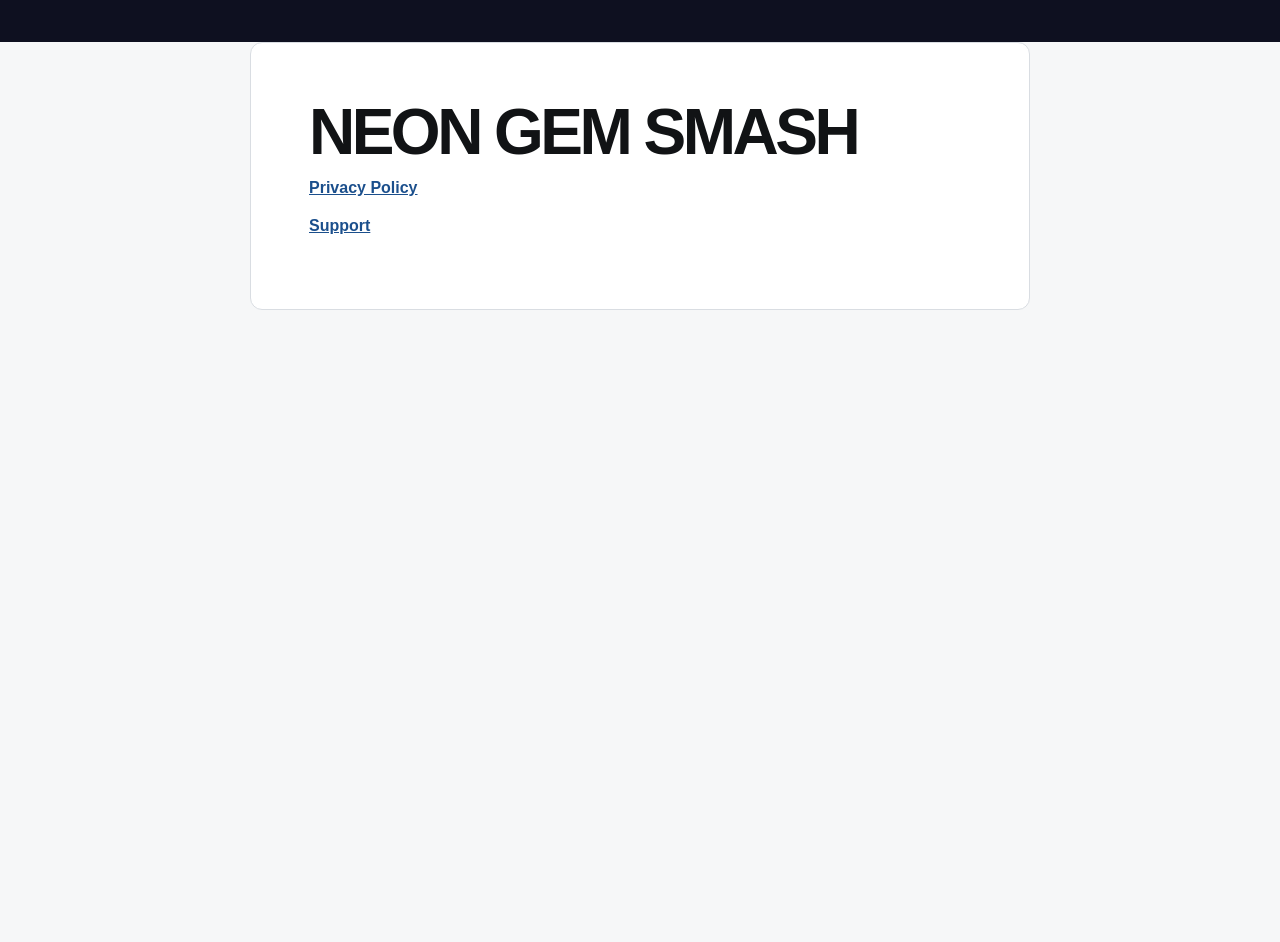
<file: index.html>
<!doctype html>
<html lang="en">
<head>
  <meta charset="utf-8">
  <meta name="viewport" content="width=device-width, initial-scale=1">
  <meta name="description" content="Official Privacy Policy and Support pages for Neon Gem Smash by Progmesion.">
  <title>Neon Gem Smash</title>
  <link rel="icon" href="favicon.svg" type="image/svg+xml">
  <link rel="stylesheet" href="styles.css?v=20261027">
</head>
<body class="official-page">
  <main class="site-shell policy-shell">
    <article class="document-card">
      <h1>NEON GEM SMASH</h1>
      <nav aria-label="Site pages">
        <p><a href="privacy.html">Privacy Policy</a></p>
        <p><a href="support.html">Support</a></p>
      </nav>
    </article>
  </main>
</body>
</html>
</file>
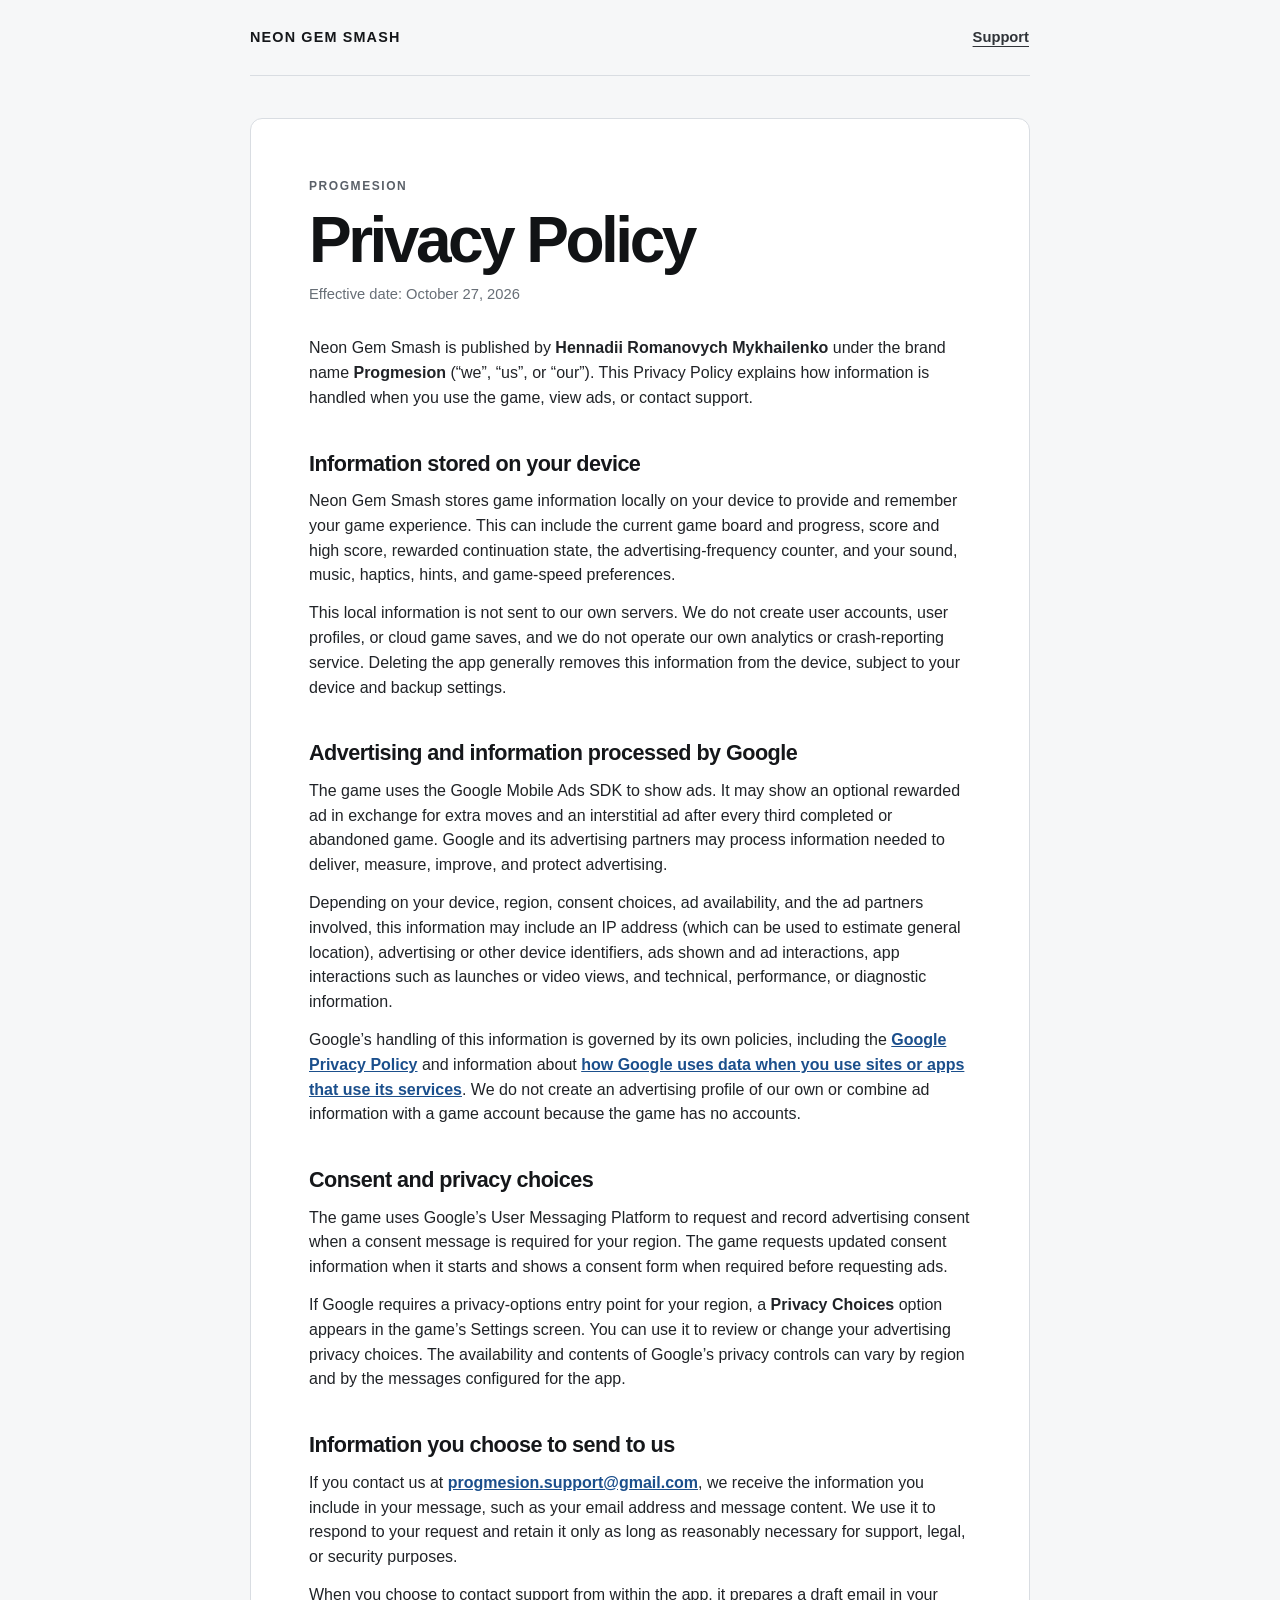
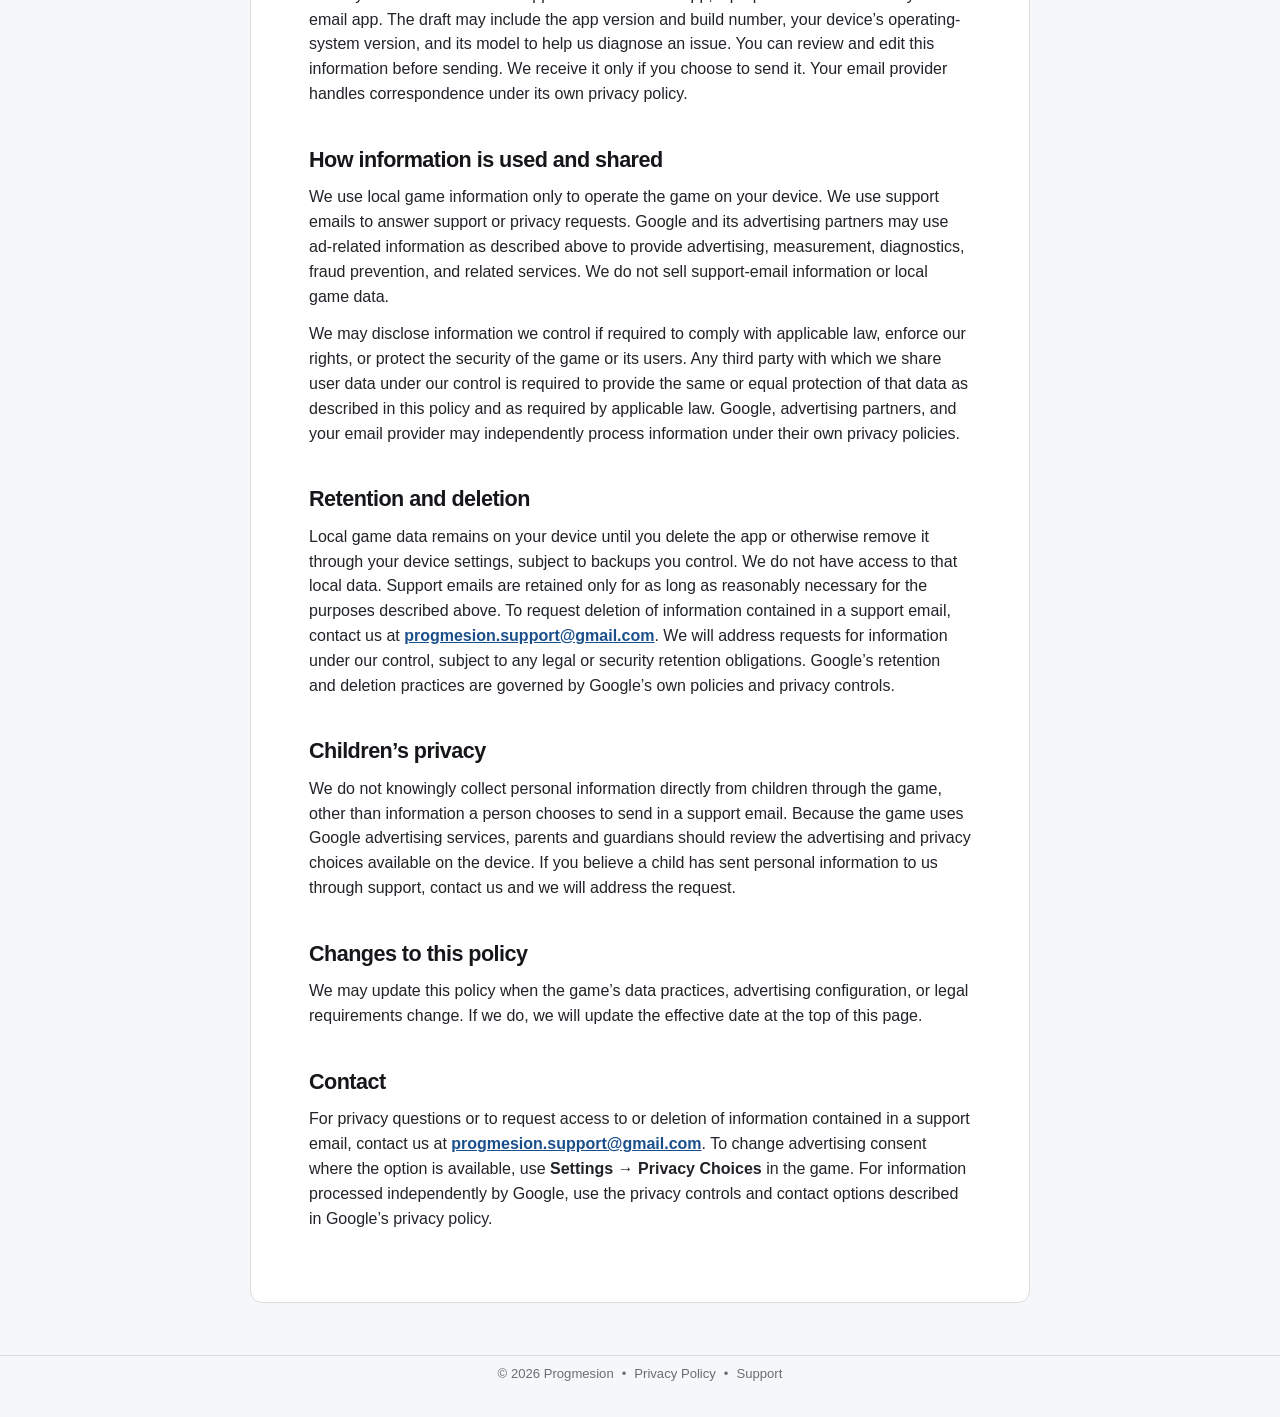
<file: privacy.html>
<!doctype html>
<html lang="en">
<head>
  <meta charset="utf-8">
  <meta name="viewport" content="width=device-width, initial-scale=1">
  <meta name="description" content="Privacy Policy for Neon Gem Smash by Progmesion.">
  <title>Privacy Policy — Neon Gem Smash</title>
  <link rel="icon" href="favicon.svg" type="image/svg+xml">
  <link rel="stylesheet" href="styles.css?v=20261027">
</head>
<body class="official-page privacy-page">
  <main class="site-shell policy-shell">
    <nav class="topbar" aria-label="Main navigation">
      <span class="brand">NEON GEM SMASH</span>
      <a class="nav-link" href="support.html">Support</a>
    </nav>

    <article class="document-card">
      <p class="eyebrow">PROGMESION</p>
      <h1>Privacy Policy</h1>
      <p class="document-meta">Effective date: October 27, 2026</p>
      <p>Neon Gem Smash is published by <strong>Hennadii Romanovych Mykhailenko</strong> under the brand name <strong>Progmesion</strong> (“we”, “us”, or “our”). This Privacy Policy explains how information is handled when you use the game, view ads, or contact support.</p>

      <section>
        <h2>Information stored on your device</h2>
        <p>Neon Gem Smash stores game information locally on your device to provide and remember your game experience. This can include the current game board and progress, score and high score, rewarded continuation state, the advertising-frequency counter, and your sound, music, haptics, hints, and game-speed preferences.</p>
        <p>This local information is not sent to our own servers. We do not create user accounts, user profiles, or cloud game saves, and we do not operate our own analytics or crash-reporting service. Deleting the app generally removes this information from the device, subject to your device and backup settings.</p>
      </section>

      <section>
        <h2>Advertising and information processed by Google</h2>
        <p>The game uses the Google Mobile Ads SDK to show ads. It may show an optional rewarded ad in exchange for extra moves and an interstitial ad after every third completed or abandoned game. Google and its advertising partners may process information needed to deliver, measure, improve, and protect advertising.</p>
        <p>Depending on your device, region, consent choices, ad availability, and the ad partners involved, this information may include an IP address (which can be used to estimate general location), advertising or other device identifiers, ads shown and ad interactions, app interactions such as launches or video views, and technical, performance, or diagnostic information.</p>
        <p>Google’s handling of this information is governed by its own policies, including the <a href="https://policies.google.com/privacy" rel="noopener noreferrer">Google Privacy Policy</a> and information about <a href="https://policies.google.com/technologies/partner-sites" rel="noopener noreferrer">how Google uses data when you use sites or apps that use its services</a>. We do not create an advertising profile of our own or combine ad information with a game account because the game has no accounts.</p>
      </section>

      <section>
        <h2>Consent and privacy choices</h2>
        <p>The game uses Google’s User Messaging Platform to request and record advertising consent when a consent message is required for your region. The game requests updated consent information when it starts and shows a consent form when required before requesting ads.</p>
        <p>If Google requires a privacy-options entry point for your region, a <strong>Privacy Choices</strong> option appears in the game’s Settings screen. You can use it to review or change your advertising privacy choices. The availability and contents of Google’s privacy controls can vary by region and by the messages configured for the app.</p>
      </section>

      <section>
        <h2>Information you choose to send to us</h2>
        <p>If you contact us at <a href="mailto:progmesion.support@gmail.com">progmesion.support@gmail.com</a>, we receive the information you include in your message, such as your email address and message content. We use it to respond to your request and retain it only as long as reasonably necessary for support, legal, or security purposes.</p>
        <p>When you choose to contact support from within the app, it prepares a draft email in your email app. The draft may include the app version and build number, your device’s operating-system version, and its model to help us diagnose an issue. You can review and edit this information before sending. We receive it only if you choose to send it. Your email provider handles correspondence under its own privacy policy.</p>
      </section>

      <section>
        <h2>How information is used and shared</h2>
        <p>We use local game information only to operate the game on your device. We use support emails to answer support or privacy requests. Google and its advertising partners may use ad-related information as described above to provide advertising, measurement, diagnostics, fraud prevention, and related services. We do not sell support-email information or local game data.</p>
        <p>We may disclose information we control if required to comply with applicable law, enforce our rights, or protect the security of the game or its users. Any third party with which we share user data under our control is required to provide the same or equal protection of that data as described in this policy and as required by applicable law. Google, advertising partners, and your email provider may independently process information under their own privacy policies.</p>
      </section>

      <section>
        <h2>Retention and deletion</h2>
        <p>Local game data remains on your device until you delete the app or otherwise remove it through your device settings, subject to backups you control. We do not have access to that local data. Support emails are retained only for as long as reasonably necessary for the purposes described above. To request deletion of information contained in a support email, contact us at <a href="mailto:progmesion.support@gmail.com">progmesion.support@gmail.com</a>. We will address requests for information under our control, subject to any legal or security retention obligations. Google’s retention and deletion practices are governed by Google’s own policies and privacy controls.</p>
      </section>

      <section>
        <h2>Children’s privacy</h2>
        <p>We do not knowingly collect personal information directly from children through the game, other than information a person chooses to send in a support email. Because the game uses Google advertising services, parents and guardians should review the advertising and privacy choices available on the device. If you believe a child has sent personal information to us through support, contact us and we will address the request.</p>
      </section>

      <section>
        <h2>Changes to this policy</h2>
        <p>We may update this policy when the game’s data practices, advertising configuration, or legal requirements change. If we do, we will update the effective date at the top of this page.</p>
      </section>

      <section>
        <h2>Contact</h2>
        <p>For privacy questions or to request access to or deletion of information contained in a support email, contact us at <a href="mailto:progmesion.support@gmail.com">progmesion.support@gmail.com</a>. To change advertising consent where the option is available, use <strong>Settings → Privacy Choices</strong> in the game. For information processed independently by Google, use the privacy controls and contact options described in Google’s privacy policy.</p>
      </section>
    </article>
  </main>

  <footer>
    <span>© 2026 Progmesion</span>
    <span class="footer-dot" aria-hidden="true">•</span>
    <a href="privacy.html">Privacy Policy</a>
    <span class="footer-dot" aria-hidden="true">•</span>
    <a href="support.html">Support</a>
  </footer>
</body>
</html>
</file>
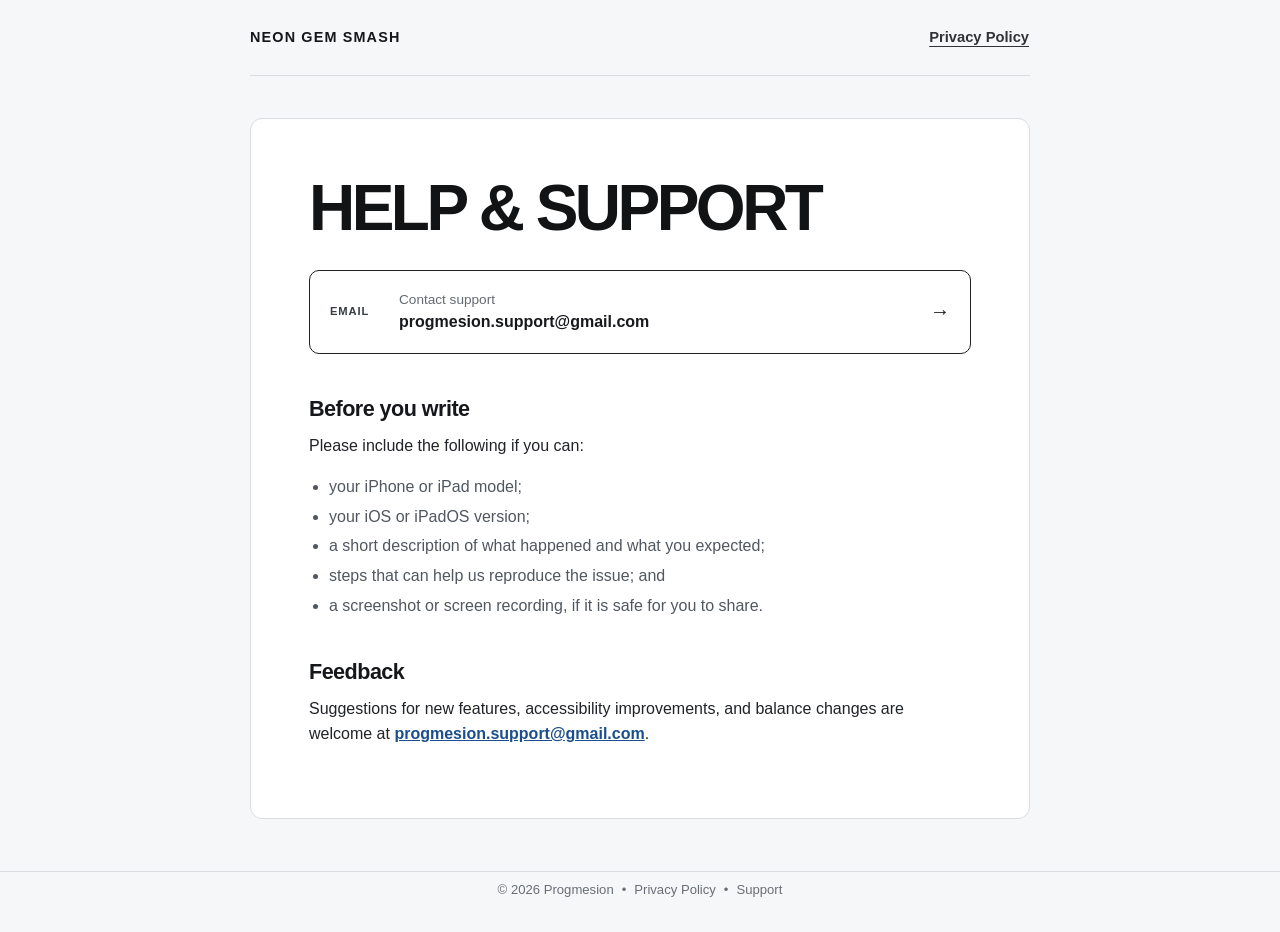
<file: support.html>
<!doctype html>
<html lang="en">
<head>
  <meta charset="utf-8">
  <meta name="viewport" content="width=device-width, initial-scale=1">
  <meta name="description" content="Support for Neon Gem Smash by Progmesion.">
  <title>Support — Neon Gem Smash</title>
  <link rel="icon" href="favicon.svg" type="image/svg+xml">
  <link rel="stylesheet" href="styles.css?v=20261025-2">
</head>
<body class="official-page support-page">
  <main class="site-shell policy-shell">
    <nav class="topbar" aria-label="Main navigation">
      <span class="brand">NEON GEM SMASH</span>
      <a class="nav-link" href="privacy.html">Privacy Policy</a>
    </nav>

    <article class="document-card support-card">
      <h1 class="support-title">HELP &amp; SUPPORT</h1>

      <a class="support-email" href="mailto:progmesion.support@gmail.com?subject=Neon%20Gem%20Smash%20Support">
        <span class="support-email-label" aria-hidden="true">EMAIL</span>
        <span>
          <small>Contact support</small>
          <strong>progmesion.support@gmail.com</strong>
        </span>
        <span class="arrow" aria-hidden="true">→</span>
      </a>

      <section>
        <h2>Before you write</h2>
        <p>Please include the following if you can:</p>
        <ul>
          <li>your iPhone or iPad model;</li>
          <li>your iOS or iPadOS version;</li>
          <li>a short description of what happened and what you expected;</li>
          <li>steps that can help us reproduce the issue; and</li>
          <li>a screenshot or screen recording, if it is safe for you to share.</li>
        </ul>
      </section>

      <section>
        <h2>Feedback</h2>
        <p>Suggestions for new features, accessibility improvements, and balance changes are welcome at <a href="mailto:progmesion.support@gmail.com?subject=Neon%20Gem%20Smash%20Feedback">progmesion.support@gmail.com</a>.</p>
      </section>
    </article>
  </main>

  <footer>
    <span>© 2026 Progmesion</span>
    <span class="footer-dot" aria-hidden="true">•</span>
    <a href="privacy.html">Privacy Policy</a>
    <span class="footer-dot" aria-hidden="true">•</span>
    <a href="support.html">Support</a>
  </footer>
</body>
</html>
</file>
<file: styles.css>
:root {
  color-scheme: dark;
  --ink: #f7f8ff;
  --muted: #a9b0c9;
  --line: rgba(217, 226, 255, 0.14);
  --background: #0e1020;
  --panel: rgba(28, 31, 57, 0.86);
  --panel-solid: #1c1f39;
  --violet: #aa78ff;
  --aqua: #66d9ff;
  --leaf: #83df8a;
  --sun: #f5c85b;
  --coral: #ff8ca8;
  --focus: #fff0a8;
}

* { box-sizing: border-box; }

html { min-height: 100%; background: var(--background); }

body {
  min-width: 320px;
  min-height: 100vh;
  margin: 0;
  color: var(--ink);
  background:
    radial-gradient(circle at 50% -16%, rgba(105, 101, 235, 0.32), transparent 31rem),
    radial-gradient(circle at 0% 50%, rgba(62, 183, 212, 0.10), transparent 32rem),
    linear-gradient(180deg, #16182e 0%, #0d0f1f 58%, #090a14 100%);
  font-family: ui-rounded, "SF Pro Rounded", "Avenir Next", Avenir, system-ui, sans-serif;
  line-height: 1.55;
}

a { color: inherit; }

a:focus-visible,
summary:focus-visible {
  outline: 3px solid var(--focus);
  outline-offset: 4px;
  border-radius: 8px;
}

.site-shell {
  width: min(100% - 40px, 980px);
  min-height: calc(100vh - 95px);
  margin: 0 auto;
}

.topbar {
  display: flex;
  align-items: center;
  justify-content: space-between;
  gap: 20px;
  min-height: 88px;
}

.brand {
  display: inline-flex;
  align-items: center;
  gap: 10px;
  color: var(--ink);
  font-size: 0.88rem;
  font-weight: 900;
  letter-spacing: 0.09em;
  text-decoration: none;
}

.brand-gem {
  display: grid;
  width: 32px;
  height: 32px;
  place-items: center;
  color: #fff;
  font-size: 1.28rem;
  background: linear-gradient(145deg, var(--violet), #6f44d9);
  border: 1px solid rgba(255, 255, 255, 0.45);
  border-radius: 10px;
  box-shadow: 0 6px 20px rgba(110, 68, 217, 0.45);
  transform: rotate(8deg);
}

.nav-link {
  padding: 9px 14px;
  color: #e9ecff;
  font-size: 0.92rem;
  font-weight: 750;
  text-decoration: none;
  border: 1px solid transparent;
  border-radius: 999px;
}

.nav-link:hover { border-color: var(--line); background: rgba(255, 255, 255, 0.05); }

.eyebrow {
  margin: 0 0 10px;
  color: var(--aqua);
  font-size: 0.75rem;
  font-weight: 900;
  letter-spacing: 0.18em;
}

h1 {
  max-width: 680px;
  margin: 0;
  font-size: clamp(2.55rem, 6vw, 5.15rem);
  line-height: 0.98;
  letter-spacing: -0.065em;
}

.support-email {
  display: grid;
  grid-template-columns: auto 1fr auto;
  align-items: center;
  gap: 15px;
  padding: 18px;
  color: var(--ink);
  text-decoration: none;
  background: rgba(29, 33, 61, 0.72);
  border: 1px solid var(--line);
  border-radius: 20px;
  box-shadow: inset 0 1px rgba(255, 255, 255, 0.05);
}

.support-email:hover { border-color: rgba(150, 210, 255, 0.43); background: rgba(42, 47, 83, 0.84); transform: translateY(-2px); }
.support-email strong { display: block; font-size: 1rem; }
.support-email small { display: block; color: var(--muted); font-size: 0.85rem; }
.arrow { color: var(--aqua); font-size: 1.25rem; font-weight: 800; }

.policy-shell { width: min(100% - 40px, 780px); }

.document-card {
  margin: 16px 0 44px;
  padding: clamp(28px, 6vw, 62px);
  color: #e7eaff;
  background: var(--panel);
  border: 1px solid var(--line);
  border-radius: 30px;
  box-shadow: 0 24px 75px rgba(0, 0, 0, 0.30), inset 0 1px rgba(255, 255, 255, 0.06);
}

.document-card h1 { margin-bottom: 12px; font-size: clamp(2.3rem, 6vw, 4.2rem); }
.document-card h2 { margin: 36px 0 9px; color: #fff; font-size: clamp(1.15rem, 3vw, 1.45rem); letter-spacing: -0.025em; }
.document-card p { margin: 0 0 13px; }
.document-card a:not(.support-email) { color: var(--aqua); font-weight: 700; }
.document-card ul { padding-left: 1.25rem; color: #d7dcf5; }
.document-card li + li { margin-top: 5px; }
.document-meta { margin-bottom: 30px !important; color: var(--muted); font-size: 0.92rem; }
.document-lead { max-width: 540px; color: #d7dcf5; font-size: 1.14rem; }

.support-email { margin: 31px 0 38px; padding: 18px 20px; background: linear-gradient(135deg, rgba(73, 117, 157, 0.52), rgba(44, 55, 102, 0.70)); }
.support-email > span:first-child { color: var(--sun); font-size: 1.6rem; }

details {
  padding: 15px 0;
  border-top: 1px solid var(--line);
}

details:last-of-type { border-bottom: 1px solid var(--line); }
summary { cursor: pointer; color: #fff; font-weight: 800; }
details p { margin: 10px 0 0; color: #d4daf2; }

footer {
  display: flex;
  justify-content: center;
  flex-wrap: wrap;
  gap: 8px;
  padding: 8px 20px 32px;
  color: #929bb9;
  font-size: 0.82rem;
}

footer a { text-decoration: none; }
footer a:hover { color: var(--aqua); }

@media (max-width: 650px) {
  .site-shell, .policy-shell { width: min(100% - 28px, 780px); }
  .topbar { min-height: 74px; }
  .brand { font-size: 0.72rem; letter-spacing: 0.07em; }
  .brand-gem { width: 28px; height: 28px; font-size: 1.1rem; }
  .document-card { border-radius: 24px; }
}

@media (prefers-reduced-motion: reduce) {
  *, *::before, *::after { scroll-behavior: auto !important; transition-duration: 0.01ms !important; animation-duration: 0.01ms !important; }
}

/* Legal and support pages use a conventional, high-contrast document treatment. */
.official-page {
  color-scheme: light;
  color: #17191c;
  background: #f6f7f8;
  font-family: -apple-system, BlinkMacSystemFont, "Segoe UI", sans-serif;
}

.official-page .topbar {
  min-height: 76px;
  border-bottom: 1px solid #d9dde2;
}

.official-page .brand {
  color: #15171a;
  font-size: 0.9rem;
  letter-spacing: 0.08em;
}

.official-page .nav-link {
  padding: 7px 0;
  color: #2f3338;
  font-weight: 650;
  text-decoration: underline;
  text-decoration-thickness: 1px;
  text-underline-offset: 4px;
}

.official-page .nav-link:hover {
  color: #000;
  background: transparent;
  border-color: transparent;
}

.official-page .document-card {
  margin: 42px 0 52px;
  padding: clamp(28px, 6vw, 58px);
  color: #202327;
  background: #fff;
  border: 1px solid #d9dde2;
  border-radius: 12px;
  box-shadow: none;
}

.official-page .document-card h1 {
  color: #111315;
  font-size: clamp(2.35rem, 5vw, 4.1rem);
  letter-spacing: -0.055em;
}

.official-page .eyebrow {
  color: #5a6068;
  letter-spacing: 0.13em;
}

.official-page .document-meta {
  color: #676e76;
}

.support-page .support-title {
  margin-bottom: 30px;
  letter-spacing: 0.01em;
}

.official-page .document-card h2 {
  color: #15171a;
  font-size: clamp(1.12rem, 3vw, 1.35rem);
}

.official-page .document-card ul {
  color: #51575f;
}

.official-page .document-card a:not(.support-email) {
  color: #1b4f8c;
  font-weight: 650;
}

.support-page .support-email {
  margin: 30px 0 38px;
  padding: 18px 20px;
  color: #17191c;
  background: #fff;
  border: 1px solid #1d2024;
  border-radius: 10px;
  box-shadow: none;
}

.support-page .support-email > span:first-child {
  min-width: 54px;
  color: #383d43;
  font-size: 0.7rem;
  font-weight: 800;
  letter-spacing: 0.08em;
}

.support-page .support-email small { color: #636a73; }
.support-page .support-email .arrow { color: #17191c; }

.support-page .support-email:hover {
  color: #fff;
  background: #17191c;
  border-color: #17191c;
  transform: none;
}

.support-page .support-email:hover small,
.support-page .support-email:hover .arrow,
.support-page .support-email:hover > span:first-child {
  color: #fff;
}

.official-page footer {
  color: #676e76;
  border-top: 1px solid #d9dde2;
}

.official-page footer a:hover { color: #17191c; }

.official-page a:focus-visible,
.official-page summary:focus-visible {
  outline-color: #005fcc;
}

@media (max-width: 650px) {
  .official-page .topbar { min-height: 68px; }
  .official-page .document-card { margin-top: 26px; }
  .support-page .support-email {
    grid-template-columns: minmax(0, 1fr) 1.25rem;
    column-gap: 12px;
  }
  .support-page .support-email-label { display: none; }
  .support-page .support-email > span:nth-child(2) { min-width: 0; }
  .support-page .support-email strong {
    overflow-wrap: anywhere;
    font-size: clamp(0.86rem, 4.1vw, 1rem);
  }
  .support-page .support-email .arrow {
    justify-self: end;
  }
}
</file>
